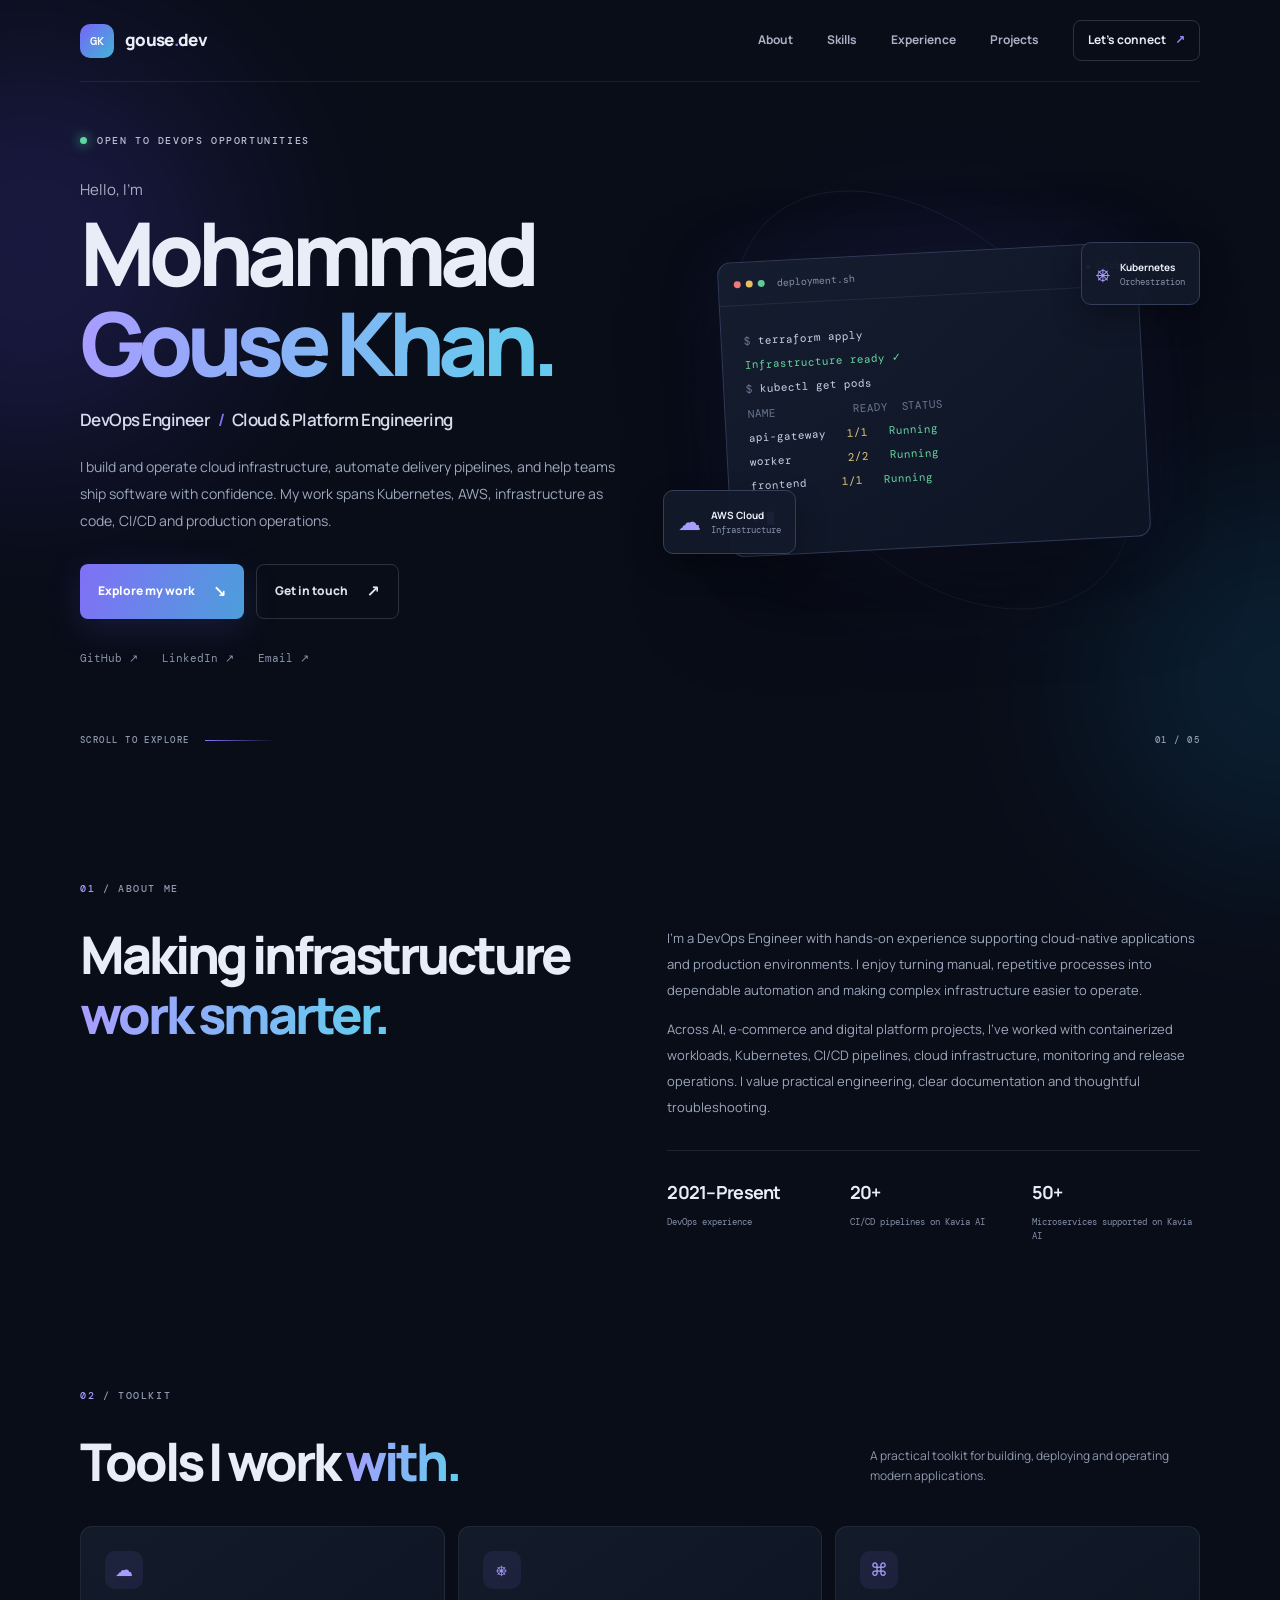
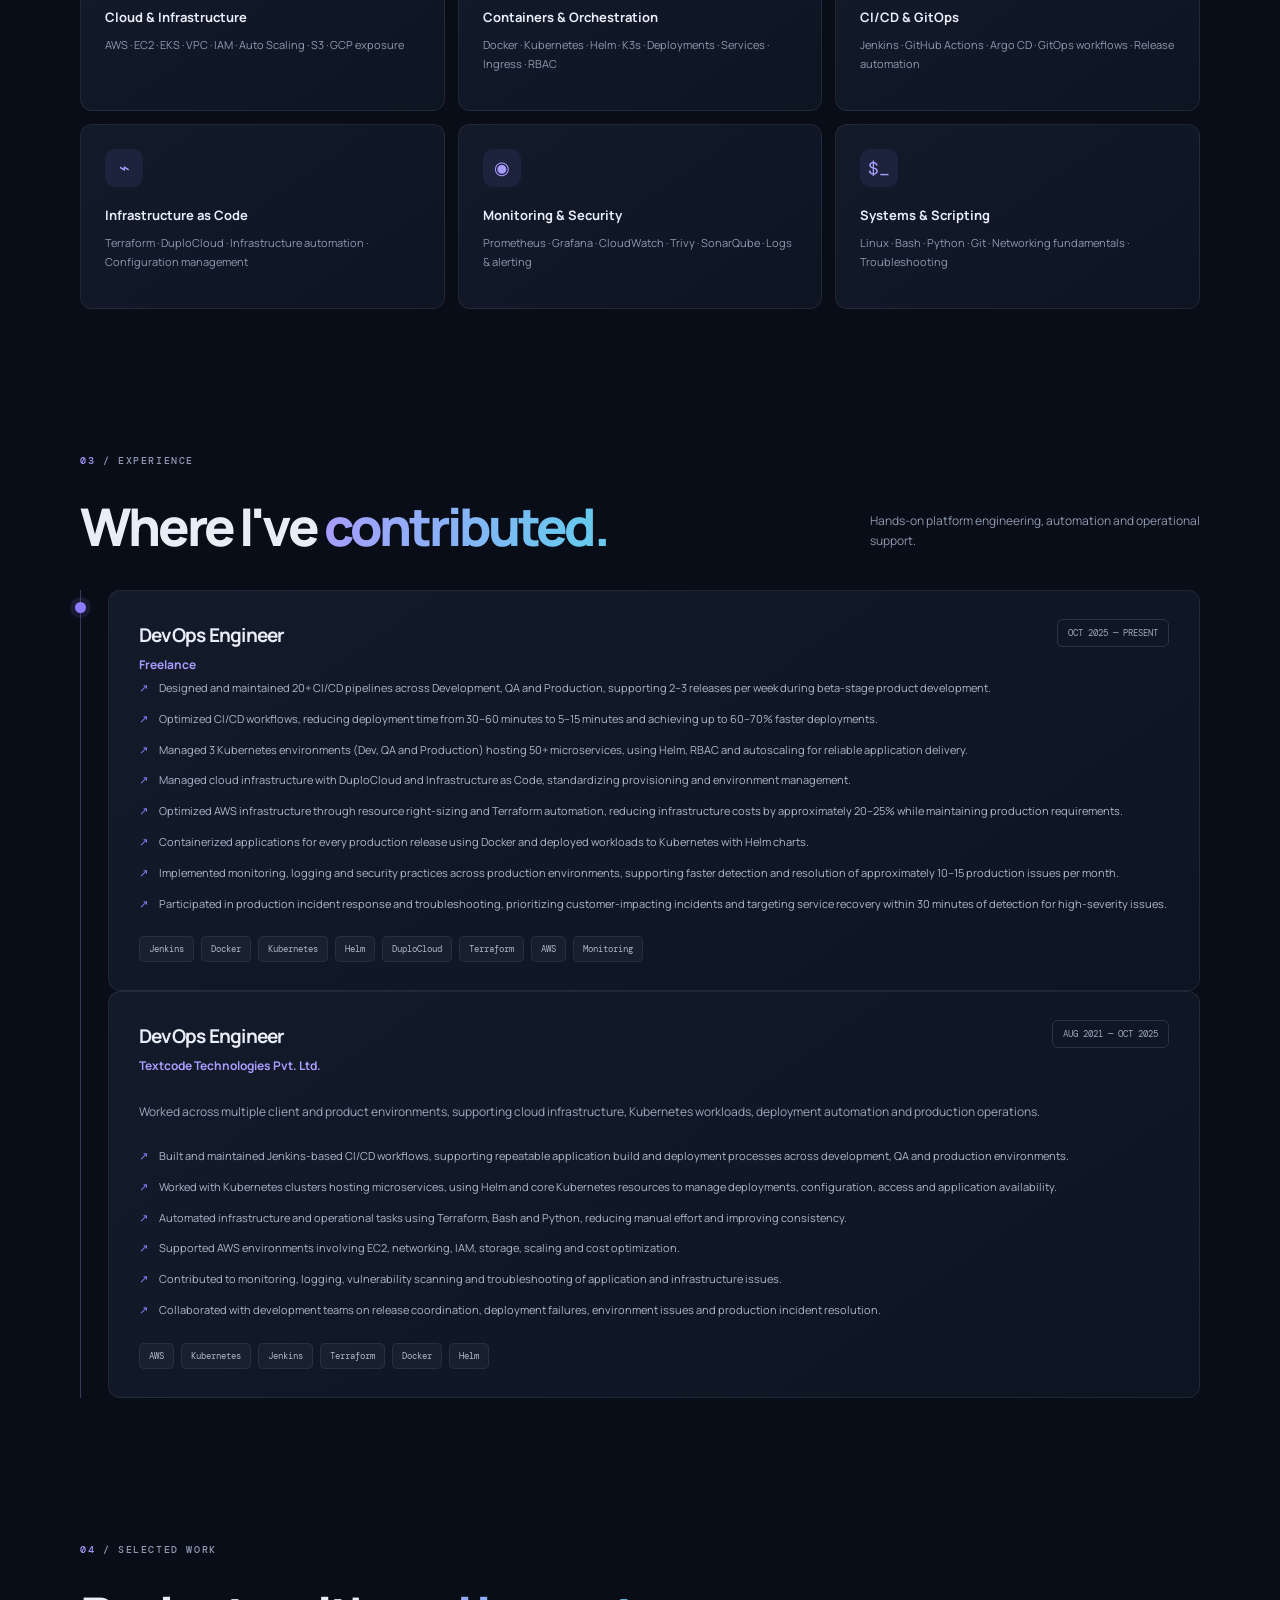
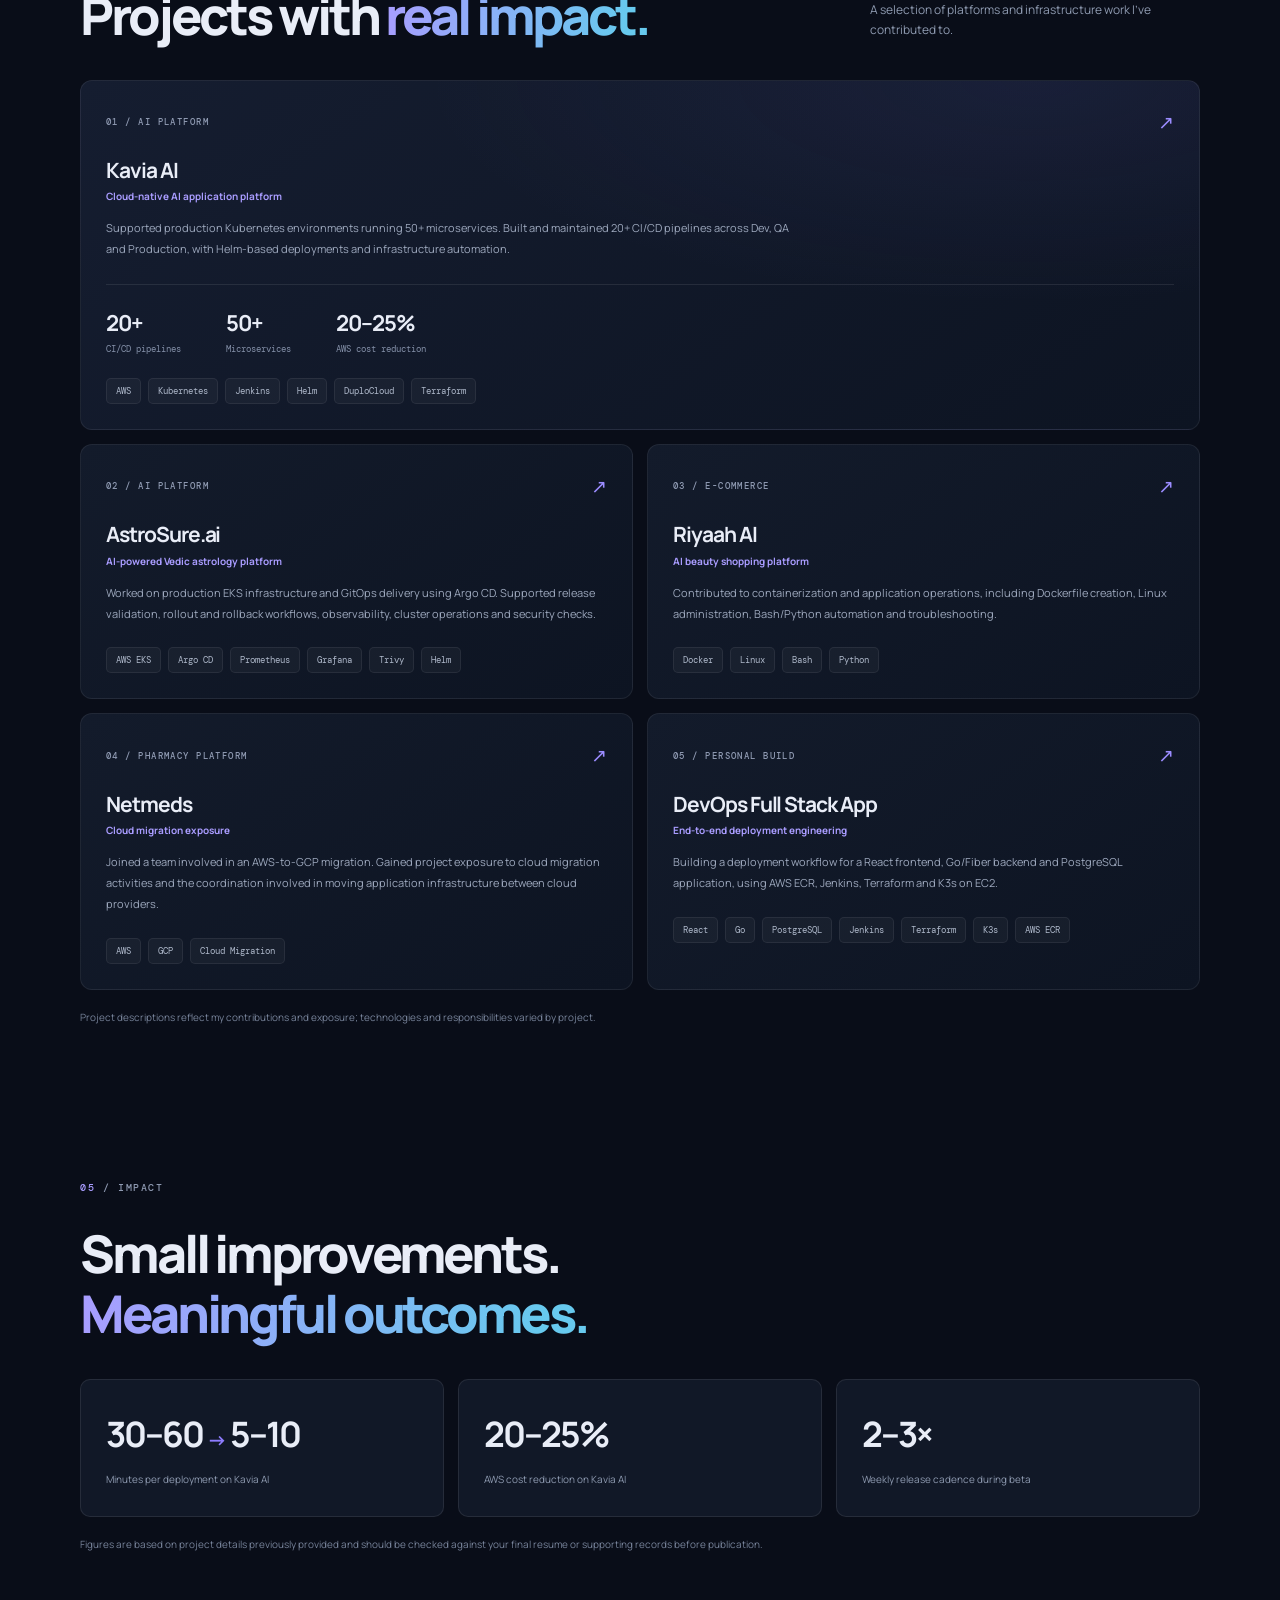
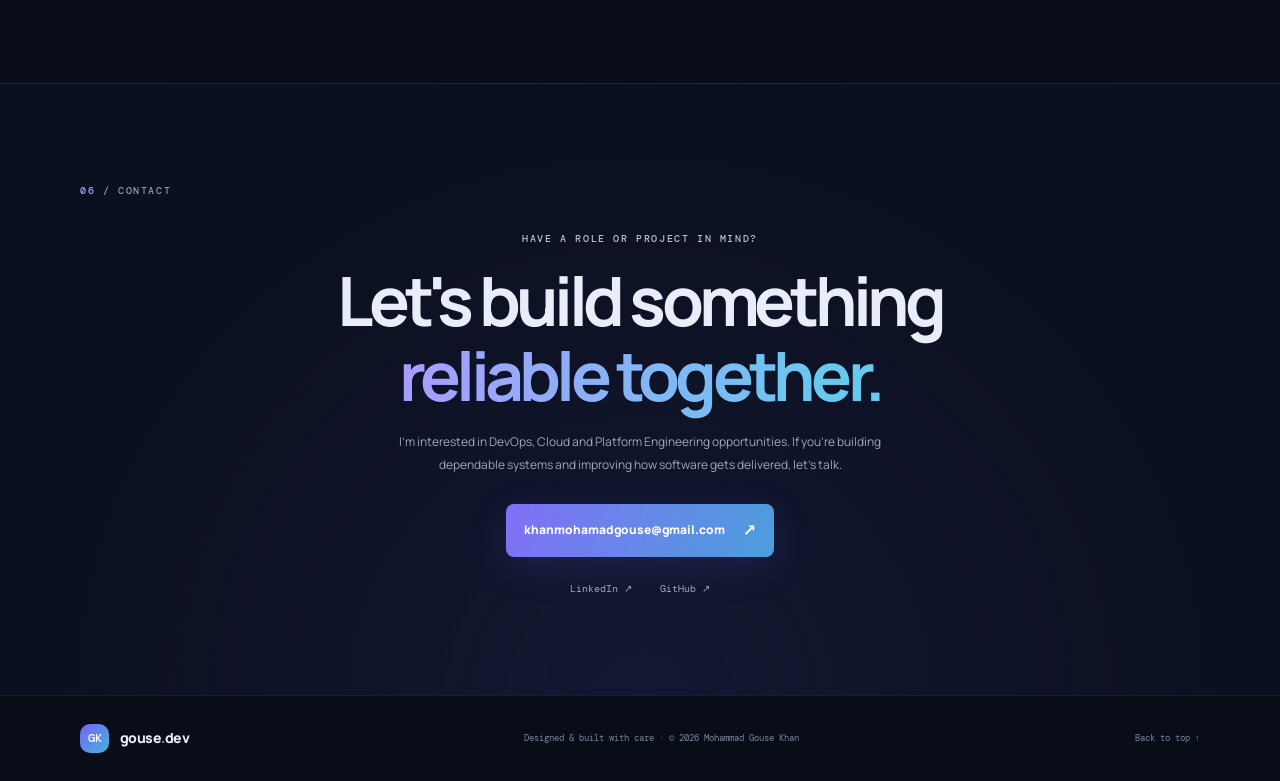
<file: index.html>
<!doctype html>
<html lang="en">
<head>
  <meta charset="utf-8">
  <meta name="viewport" content="width=device-width, initial-scale=1">
  <meta name="theme-color" content="#090d18">
  <meta name="description" content="Mohammad Gouse Khan — DevOps Engineer focused on cloud infrastructure, Kubernetes, CI/CD automation and reliable production systems.">
  <title>Mohammad Gouse Khan | DevOps Engineer</title>
  <link rel="preconnect" href="https://fonts.googleapis.com">
  <link rel="preconnect" href="https://fonts.gstatic.com" crossorigin>
  <link href="https://fonts.googleapis.com/css2?family=DM+Mono:wght@400;500&family=Manrope:wght@400;500;600;700;800&display=swap" rel="stylesheet">
  <link rel="stylesheet" href="styles.css">
</head>
<body>
  <div class="ambient ambient-one"></div><div class="ambient ambient-two"></div>
  <header class="site-header">
    <a class="brand" href="#home" aria-label="Go to home"><span class="brand-mark">GK</span><span>gouse<span class="accent">.</span>dev</span></a>
    <button class="menu-toggle" id="menuToggle" aria-label="Open navigation" aria-expanded="false">☰</button>
    <nav id="nav">
      <a href="#about">About</a><a href="#skills">Skills</a><a href="#experience">Experience</a><a href="#projects">Projects</a><a href="#contact" class="nav-cta">Let's connect <span>↗</span></a>
    </nav>
  </header>

  <main>
    <section class="hero section-wrap" id="home">
      <div class="hero-copy">
        <div class="eyebrow"><span class="status-dot"></span> OPEN TO DEVOPS OPPORTUNITIES</div>
        <p class="hero-kicker">Hello, I'm</p>
        <h1>Mohammad<br><span class="gradient-text">Gouse Khan.</span></h1>
        <h2 class="hero-role">DevOps Engineer <span class="slash">/</span> Cloud &amp; Platform Engineering</h2>
        <p class="hero-description">I build and operate cloud infrastructure, automate delivery pipelines, and help teams ship software with confidence. My work spans Kubernetes, AWS, infrastructure as code, CI/CD and production operations.</p>
        <div class="hero-actions">
          <a class="button button-primary" href="#projects">Explore my work <span>↘</span></a>
          <a class="button button-secondary" href="mailto:khanmohamadgouse@gmail.com">Get in touch <span>↗</span></a>
        </div>
        <div class="social-links">
          <a href="https://github.com/Mohammad-Gouse23" target="_blank" rel="noreferrer">GitHub ↗</a>
          <a href="https://www.linkedin.com/in/mohamad-gouse-khan-048b9a275" target="_blank" rel="noreferrer">LinkedIn ↗</a>
          <a href="mailto:khanmohamadgouse@gmail.com">Email ↗</a>
        </div>
      </div>
      <div class="hero-visual" aria-label="Illustration of a cloud infrastructure deployment workflow">
        <div class="orbit orbit-a"></div><div class="orbit orbit-b"></div>
        <div class="terminal-card">
          <div class="terminal-top"><div class="window-dots"><i></i><i></i><i></i></div><span>deployment.sh</span><span class="terminal-live">● LIVE</span></div>
          <div class="terminal-body">
            <p><span class="muted">$</span> terraform apply</p><p class="success">Infrastructure ready ✓</p>
            <p><span class="muted">$</span> kubectl get pods</p>
            <p class="code-dim">NAME&nbsp;&nbsp;&nbsp;&nbsp;&nbsp;&nbsp;&nbsp;&nbsp;&nbsp;&nbsp; READY&nbsp; STATUS</p>
            <p>api-gateway&nbsp;&nbsp; <b>1/1</b>&nbsp;&nbsp; <span class="success">Running</span></p>
            <p>worker&nbsp;&nbsp;&nbsp;&nbsp;&nbsp;&nbsp;&nbsp; <b>2/2</b>&nbsp;&nbsp; <span class="success">Running</span></p>
            <p>frontend&nbsp;&nbsp;&nbsp;&nbsp; <b>1/1</b>&nbsp;&nbsp; <span class="success">Running</span></p>
            <p class="prompt-line"><span class="muted">$</span> <span class="cursor"></span></p>
          </div>
        </div>
        <div class="float-chip chip-k8s"><span class="chip-icon">⎈</span><span><b>Kubernetes</b><small>Orchestration</small></span></div>
        <div class="float-chip chip-cloud"><span class="chip-icon">☁</span><span><b>AWS Cloud</b><small>Infrastructure</small></span></div>
        <div class="hero-glow"></div>
      </div>
      <div class="hero-bottom"><span>SCROLL TO EXPLORE</span><span class="scroll-line"></span><span>01 / 05</span></div>
    </section>

    <section class="section-wrap intro-section" id="about">
      <div class="section-label"><span>01</span> / ABOUT ME</div>
      <div class="intro-grid">
        <div><h2 class="section-title">Making infrastructure<br><span class="gradient-text">work smarter.</span></h2></div>
        <div class="intro-text">
          <p>I'm a DevOps Engineer with hands-on experience supporting cloud-native applications and production environments. I enjoy turning manual, repetitive processes into dependable automation and making complex infrastructure easier to operate.</p>
          <p>Across AI, e-commerce and digital platform projects, I've worked with containerized workloads, Kubernetes, CI/CD pipelines, cloud infrastructure, monitoring and release operations. I value practical engineering, clear documentation and thoughtful troubleshooting.</p>
          <div class="fact-row"><div><strong>2021–Present</strong><span>DevOps experience</span></div><div><strong>20+</strong><span>CI/CD pipelines on Kavia AI</span></div><div><strong>50+</strong><span>Microservices supported on Kavia AI</span></div></div>
        </div>
      </div>
    </section>

    <section class="section-wrap skills-section" id="skills">
      <div class="section-label"><span>02</span> / TOOLKIT</div>
      <div class="section-heading"><h2 class="section-title">Tools I work <span class="gradient-text">with.</span></h2><p>A practical toolkit for building, deploying and operating modern applications.</p></div>
      <div class="skills-grid">
        <article class="skill-card"><div class="skill-symbol">☁</div><h3>Cloud &amp; Infrastructure</h3><p>AWS · EC2 · EKS · VPC · IAM · Auto Scaling · S3 · GCP exposure</p></article>
        <article class="skill-card"><div class="skill-symbol">⎈</div><h3>Containers &amp; Orchestration</h3><p>Docker · Kubernetes · Helm · K3s · Deployments · Services · Ingress · RBAC</p></article>
        <article class="skill-card"><div class="skill-symbol">⌘</div><h3>CI/CD &amp; GitOps</h3><p>Jenkins · GitHub Actions · Argo CD · GitOps workflows · Release automation</p></article>
        <article class="skill-card"><div class="skill-symbol">⌁</div><h3>Infrastructure as Code</h3><p>Terraform · DuploCloud · Infrastructure automation · Configuration management</p></article>
        <article class="skill-card"><div class="skill-symbol">◉</div><h3>Monitoring &amp; Security</h3><p>Prometheus · Grafana · CloudWatch · Trivy · SonarQube · Logs &amp; alerting</p></article>
        <article class="skill-card"><div class="skill-symbol">$_</div><h3>Systems &amp; Scripting</h3><p>Linux · Bash · Python · Git · Networking fundamentals · Troubleshooting</p></article>
      </div>
    </section>

    <section class="section-wrap experience-section" id="experience">
      <div class="section-label"><span>03</span> / EXPERIENCE</div>
      <div class="section-heading"><h2 class="section-title">Where I've <span class="gradient-text">contributed.</span></h2><p>Hands-on platform engineering, automation and operational support.</p></div>
      <div class="timeline">
        <div class="timeline-marker"><span></span></div>
        <article class="experience-card freelance-card">
          <div class="experience-top"><div><h3>DevOps Engineer</h3><p class="company">Freelance</p></div><span class="date-pill">OCT 2025 — PRESENT</span></div>
          <ul class="check-list">
            <li>Designed and maintained 20+ CI/CD pipelines across Development, QA and Production, supporting 2–3 releases per week during beta-stage product development.</li>
            <li>Optimized CI/CD workflows, reducing deployment time from 30–60 minutes to 5–15 minutes and achieving up to 60–70% faster deployments.</li>
            <li>Managed 3 Kubernetes environments (Dev, QA and Production) hosting 50+ microservices, using Helm, RBAC and autoscaling for reliable application delivery.</li>
            <li>Managed cloud infrastructure with DuploCloud and Infrastructure as Code, standardizing provisioning and environment management.</li>
            <li>Optimized AWS infrastructure through resource right-sizing and Terraform automation, reducing infrastructure costs by approximately 20–25% while maintaining production requirements.</li>
            <li>Containerized applications for every production release using Docker and deployed workloads to Kubernetes with Helm charts.</li>
            <li>Implemented monitoring, logging and security practices across production environments, supporting faster detection and resolution of approximately 10–15 production issues per month.</li>
            <li>Participated in production incident response and troubleshooting, prioritizing customer-impacting incidents and targeting service recovery within 30 minutes of detection for high-severity issues.</li>
          </ul>
          <div class="tag-row"><span>Jenkins</span><span>Docker</span><span>Kubernetes</span><span>Helm</span><span>DuploCloud</span><span>Terraform</span><span>AWS</span><span>Monitoring</span></div>
        </article>
        <article class="experience-card">
          <div class="experience-top"><div><h3>DevOps Engineer</h3><p class="company">Textcode Technologies Pvt. Ltd.</p></div><span class="date-pill">AUG 2021 — OCT 2025</span></div>
          <p class="experience-summary">Worked across multiple client and product environments, supporting cloud infrastructure, Kubernetes workloads, deployment automation and production operations.</p>
          <ul class="check-list">
            <li>Built and maintained Jenkins-based CI/CD workflows, supporting repeatable application build and deployment processes across development, QA and production environments.</li>
            <li>Worked with Kubernetes clusters hosting microservices, using Helm and core Kubernetes resources to manage deployments, configuration, access and application availability.</li>
            <li>Automated infrastructure and operational tasks using Terraform, Bash and Python, reducing manual effort and improving consistency.</li>
            <li>Supported AWS environments involving EC2, networking, IAM, storage, scaling and cost optimization.</li>
            <li>Contributed to monitoring, logging, vulnerability scanning and troubleshooting of application and infrastructure issues.</li>
            <li>Collaborated with development teams on release coordination, deployment failures, environment issues and production incident resolution.</li>
          </ul>
          <div class="tag-row"><span>AWS</span><span>Kubernetes</span><span>Jenkins</span><span>Terraform</span><span>Docker</span><span>Helm</span></div>
        </article>
      </div>
    </section>

    <section class="section-wrap projects-section" id="projects">
      <div class="section-label"><span>04</span> / SELECTED WORK</div>
      <div class="section-heading"><h2 class="section-title">Projects with <span class="gradient-text">real impact.</span></h2><p>A selection of platforms and infrastructure work I've contributed to.</p></div>
      <div class="projects-grid">
        <article class="project-card project-featured">
          <div class="project-top"><span class="project-number">01 / AI PLATFORM</span><span class="project-arrow">↗</span></div>
          <h3>Kavia AI</h3><p class="project-subtitle">Cloud-native AI application platform</p>
          <p>Supported production Kubernetes environments running 50+ microservices. Built and maintained 20+ CI/CD pipelines across Dev, QA and Production, with Helm-based deployments and infrastructure automation.</p>
          <div class="metric-strip"><div><strong>20+</strong><span>CI/CD pipelines</span></div><div><strong>50+</strong><span>Microservices</span></div><div><strong>20–25%</strong><span>AWS cost reduction</span></div></div>
          <div class="tag-row"><span>AWS</span><span>Kubernetes</span><span>Jenkins</span><span>Helm</span><span>DuploCloud</span><span>Terraform</span></div>
        </article>
        <article class="project-card">
          <div class="project-top"><span class="project-number">02 / AI PLATFORM</span><span class="project-arrow">↗</span></div>
          <h3>AstroSure.ai</h3><p class="project-subtitle">AI-powered Vedic astrology platform</p>
          <p>Worked on production EKS infrastructure and GitOps delivery using Argo CD. Supported release validation, rollout and rollback workflows, observability, cluster operations and security checks.</p>
          <div class="tag-row"><span>AWS EKS</span><span>Argo CD</span><span>Prometheus</span><span>Grafana</span><span>Trivy</span><span>Helm</span></div>
        </article>
        <article class="project-card">
          <div class="project-top"><span class="project-number">03 / E-COMMERCE</span><span class="project-arrow">↗</span></div>
          <h3>Riyaah AI</h3><p class="project-subtitle">AI beauty shopping platform</p>
          <p>Contributed to containerization and application operations, including Dockerfile creation, Linux administration, Bash/Python automation and troubleshooting.</p>
          <div class="tag-row"><span>Docker</span><span>Linux</span><span>Bash</span><span>Python</span></div>
        </article>
        <article class="project-card">
          <div class="project-top"><span class="project-number">04 / PHARMACY PLATFORM</span><span class="project-arrow">↗</span></div>
          <h3>Netmeds</h3><p class="project-subtitle">Cloud migration exposure</p>
          <p>Joined a team involved in an AWS-to-GCP migration. Gained project exposure to cloud migration activities and the coordination involved in moving application infrastructure between cloud providers.</p>
          <div class="tag-row"><span>AWS</span><span>GCP</span><span>Cloud Migration</span></div>
        </article>
        <article class="project-card project-lab">
          <div class="project-top"><span class="project-number">05 / PERSONAL BUILD</span><span class="project-arrow">↗</span></div>
          <h3>DevOps Full Stack App</h3><p class="project-subtitle">End-to-end deployment engineering</p>
          <p>Building a deployment workflow for a React frontend, Go/Fiber backend and PostgreSQL application, using AWS ECR, Jenkins, Terraform and K3s on EC2.</p>
          <div class="tag-row"><span>React</span><span>Go</span><span>PostgreSQL</span><span>Jenkins</span><span>Terraform</span><span>K3s</span><span>AWS ECR</span></div>
        </article>
      </div>
      <p class="project-note">Project descriptions reflect my contributions and exposure; technologies and responsibilities varied by project.</p>
    </section>

    <section class="section-wrap impact-section">
      <div class="section-label"><span>05</span> / IMPACT</div>
      <h2 class="section-title">Small improvements.<br><span class="gradient-text">Meaningful outcomes.</span></h2>
      <div class="impact-grid">
        <div class="impact-card"><strong>30–60 <i>→</i> 5–10</strong><span>Minutes per deployment on Kavia AI</span></div>
        <div class="impact-card"><strong>20–25%</strong><span>AWS cost reduction on Kavia AI</span></div>
        <div class="impact-card"><strong>2–3×</strong><span>Weekly release cadence during beta</span></div>
      </div>
      <p class="fine-print">Figures are based on project details previously provided and should be checked against your final resume or supporting records before publication.</p>
    </section>

    <section class="contact-section" id="contact">
      <div class="section-wrap contact-inner">
        <div class="section-label"><span>06</span> / CONTACT</div>
        <p class="eyebrow">HAVE A ROLE OR PROJECT IN MIND?</p>
        <h2>Let's build something<br><span class="gradient-text">reliable together.</span></h2>
        <p class="contact-copy">I'm interested in DevOps, Cloud and Platform Engineering opportunities. If you're building dependable systems and improving how software gets delivered, let's talk.</p>
        <a class="button button-primary contact-button" href="mailto:khanmohamadgouse@gmail.com">khanmohamadgouse@gmail.com <span>↗</span></a>
        <div class="contact-socials"><a href="https://www.linkedin.com/in/mohamad-gouse-khan-048b9a275" target="_blank" rel="noreferrer">LinkedIn ↗</a><a href="https://github.com/Mohammad-Gouse23" target="_blank" rel="noreferrer">GitHub ↗</a></div>
      </div>
    </section>
  </main>
  <footer><div class="section-wrap footer-inner"><a class="brand" href="#home"><span class="brand-mark">GK</span><span>gouse<span class="accent">.</span>dev</span></a><span>Designed &amp; built with care · © <span id="year"></span> Mohammad Gouse Khan</span><a href="#home">Back to top ↑</a></div></footer>
  <script src="script.js"></script>
</body>
</html>
</file>
<file: styles.css>
*{box-sizing:border-box}html{scroll-behavior:smooth;scroll-padding-top:90px}body{margin:0;background:#090d18;color:#e9edf7;font-family:Manrope,system-ui,sans-serif;line-height:1.7;overflow-x:hidden}a{color:inherit;text-decoration:none}.section-wrap{width:min(1120px,calc(100% - 48px));margin-inline:auto}.accent{color:#8b7bff}.gradient-text{background:linear-gradient(100deg,#a99cff 0%,#67c9ee 90%);-webkit-background-clip:text;background-clip:text;color:transparent}.ambient{position:absolute;z-index:-1;pointer-events:none;filter:blur(90px);opacity:.17;border-radius:50%}.ambient-one{width:420px;height:420px;background:#6754ff;top:40px;left:-180px}.ambient-two{width:360px;height:360px;background:#167eb6;top:500px;right:-180px}.site-header{height:82px;width:min(1120px,calc(100% - 48px));margin:auto;display:flex;align-items:center;justify-content:space-between;border-bottom:1px solid #ffffff12;position:relative;z-index:5}.brand{display:flex;align-items:center;gap:11px;font-weight:800;letter-spacing:-.04em;font-size:17px}.brand-mark{width:34px;height:34px;border-radius:10px;background:linear-gradient(135deg,#7764f7,#42b5d8);display:grid;place-items:center;color:white;font:500 12px "DM Mono",monospace;letter-spacing:0}.site-header nav{display:flex;align-items:center;gap:34px;color:#aab2c5;font-size:12px;font-weight:700}.site-header nav a:hover,.social-links a:hover,.contact-socials a:hover{color:#a99cff}.nav-cta{color:#e9edf7!important;border:1px solid #ffffff25;padding:9px 14px;border-radius:8px}.nav-cta span{color:#9b8cff;margin-left:7px}.menu-toggle{display:none;background:none;color:white;border:0;font-size:24px}.hero{min-height:690px;display:grid;grid-template-columns:1.05fr .95fr;align-items:center;position:relative;padding-top:35px;padding-bottom:90px}.hero-copy{position:relative;z-index:2}.eyebrow,.section-label,.hero-bottom,.project-number{font:500 10px "DM Mono",monospace;letter-spacing:.16em;color:#8f9ab2}.eyebrow{display:flex;align-items:center;gap:10px;color:#b7bfd0}.status-dot{height:7px;width:7px;border-radius:50%;background:#59d9a0;box-shadow:0 0 12px #59d9a0}.hero-kicker{font-size:15px;color:#aab2c5;margin:30px 0 0}.hero h1{font-size:clamp(54px,7.2vw,88px);line-height:1.03;letter-spacing:-.075em;margin:4px 0 18px;font-weight:800}.hero-role{font-size:17px;font-weight:600;letter-spacing:-.03em;color:#d6dceb;margin:0 0 18px}.slash{color:#8274f5;padding:0 5px}.hero-description{max-width:535px;color:#9da8bd;font-size:14px;line-height:1.95}.hero-actions{display:flex;gap:12px;margin-top:29px;flex-wrap:wrap}.button{display:inline-flex;align-items:center;justify-content:center;gap:18px;padding:13px 18px;border-radius:8px;font-size:12px;font-weight:800;transition:transform .2s,box-shadow .2s}.button:hover{transform:translateY(-3px)}.button-primary{background:linear-gradient(110deg,#8170f6,#4c9edb);color:#fff;box-shadow:0 10px 35px #5b65e52b}.button-secondary{border:1px solid #ffffff25;color:#dce3f1}.button span{font-size:16px}.social-links{display:flex;gap:24px;margin-top:32px;color:#8994aa;font:11px "DM Mono",monospace}.hero-visual{height:460px;position:relative;display:grid;place-items:center}.hero-glow{position:absolute;width:310px;height:310px;background:#5a58dc;opacity:.13;filter:blur(80px);border-radius:50%}.orbit{position:absolute;border:1px solid #8290c51a;border-radius:50%;transform:rotate(-22deg)}.orbit-a{width:410px;height:245px}.orbit-b{width:490px;height:310px;transform:rotate(48deg)}.terminal-card{width:min(420px,100%);position:relative;z-index:1;border:1px solid #303a56;background:linear-gradient(145deg,#151d30f5,#0d1423f5);border-radius:13px;box-shadow:0 35px 90px #0008,0 0 70px #5d5be51a;overflow:hidden;transform:rotate(-3deg)}.terminal-top{height:43px;border-bottom:1px solid #ffffff12;display:flex;align-items:center;padding:0 15px;gap:12px;color:#8490a8;font:10px "DM Mono",monospace}.window-dots{display:flex;gap:5px}.window-dots i{height:7px;width:7px;border-radius:50%;background:#f07878}.window-dots i:nth-child(2){background:#e9bd62}.window-dots i:nth-child(3){background:#62c99a}.terminal-live{margin-left:auto;color:#62d6a1}.terminal-body{padding:23px 22px 25px;font:11px/2.2 "DM Mono",monospace;color:#c9d3e7}.terminal-body p{margin:0}.muted,.code-dim{color:#697891}.success{color:#68d5a0}.terminal-body b{font-weight:400;color:#e5c77a}.prompt-line{margin-top:8px!important}.cursor{display:inline-block;width:7px;height:13px;background:#a99cff;vertical-align:middle;animation:blink 1s steps(2) infinite}@keyframes blink{50%{opacity:0}}.float-chip{position:absolute;z-index:2;display:flex;align-items:center;gap:10px;padding:11px 14px;border:1px solid #343e5a;background:#121a2bf2;border-radius:10px;box-shadow:0 12px 30px #0005}.float-chip b,.float-chip small{display:block}.float-chip b{font-size:10px}.float-chip small{font:9px "DM Mono",monospace;color:#8490a8}.chip-icon{font-size:23px;color:#a99cff}.chip-k8s{top:72px;right:0}.chip-cloud{bottom:76px;left:-5px}.hero-bottom{position:absolute;bottom:26px;left:0;right:0;display:flex;align-items:center;gap:16px;font-size:9px}.scroll-line{height:1px;width:70px;background:linear-gradient(90deg,#8575ff,transparent)}.hero-bottom span:last-child{margin-left:auto}.intro-section,.skills-section,.experience-section,.projects-section,.impact-section{padding-top:110px;padding-bottom:35px}.section-label{margin-bottom:30px}.section-label span{color:#a99cff}.intro-grid{display:grid;grid-template-columns:1fr 1.05fr;gap:80px}.section-title{font-size:clamp(34px,4.3vw,52px);line-height:1.15;letter-spacing:-.06em;margin:0;font-weight:800}.intro-text{color:#9da8bd;font-size:13px;line-height:2}.intro-text p:first-child{margin-top:0}.fact-row{display:grid;grid-template-columns:repeat(3,1fr);gap:14px;margin-top:30px;padding-top:23px;border-top:1px solid #ffffff17}.fact-row strong,.fact-row span{display:block}.fact-row strong{font-size:18px;color:#e9edf7;letter-spacing:-.04em}.fact-row span{font:9px/1.6 "DM Mono",monospace;color:#8490a8;margin-top:5px}.section-heading{display:flex;align-items:end;justify-content:space-between;gap:25px;margin-bottom:34px}.section-heading p{max-width:330px;color:#8e9ab0;font-size:12px;margin:0 0 5px}.skills-grid{display:grid;grid-template-columns:repeat(3,1fr);gap:13px}.skill-card,.project-card{background:linear-gradient(145deg,#131b2b,#0d1422);border:1px solid #ffffff12;border-radius:12px}.skill-card{padding:24px;min-height:185px;transition:border-color .2s,transform .2s}.skill-card:hover,.project-card:hover{border-color:#8174e65c;transform:translateY(-4px)}.skill-symbol{height:38px;width:38px;border-radius:10px;background:#8b7bff17;color:#a99cff;display:grid;place-items:center;font:18px "DM Mono",monospace}.skill-card h3{font-size:13px;margin:17px 0 7px}.skill-card p{font-size:11px;line-height:1.8;color:#8e9ab0;margin:0}.timeline{position:relative;padding-left:28px}.timeline-marker{position:absolute;left:0;top:0;bottom:0;width:1px;background:#333d57}.timeline-marker span{position:absolute;top:12px;left:-5px;width:11px;height:11px;border-radius:50%;background:#8e7cff;box-shadow:0 0 0 5px #8e7cff20}.experience-card{padding:28px 30px;background:linear-gradient(145deg,#131b2b,#0d1422);border:1px solid #ffffff12;border-radius:12px}.experience-top{display:flex;justify-content:space-between;align-items:start;gap:20px}.experience-top h3{font-size:19px;letter-spacing:-.04em;margin:0}.company{color:#a99cff;font-size:12px;font-weight:700;margin:3px 0}.date-pill{font:9px "DM Mono",monospace;color:#9da8bd;border:1px solid #ffffff20;padding:7px 10px;border-radius:6px;white-space:nowrap}.experience-summary{font-size:12px;color:#9da8bd;line-height:1.9;margin:22px 0}.check-list{padding:0;list-style:none;margin:0;display:grid;gap:11px}.check-list li{font-size:11px;color:#aeb8ca;line-height:1.8;padding-left:20px;position:relative}.check-list li:before{content:"↗";position:absolute;left:0;color:#8f80ff}.tag-row{display:flex;flex-wrap:wrap;gap:7px;margin-top:23px}.tag-row span{font:9px "DM Mono",monospace;color:#aeb8ca;background:#ffffff09;border:1px solid #ffffff12;padding:6px 9px;border-radius:5px}.projects-grid{display:grid;grid-template-columns:repeat(2,1fr);gap:14px}.project-card{padding:25px;transition:border-color .2s,transform .2s}.project-featured{grid-column:span 2;background:radial-gradient(ellipse at 85% 0%,#5d59b31e,transparent 45%),linear-gradient(145deg,#151d30,#0d1422)}.project-top{display:flex;justify-content:space-between;align-items:center}.project-number{font-size:9px}.project-arrow{color:#9b8cff;font-size:19px}.project-card h3{font-size:21px;letter-spacing:-.05em;margin:15px 0 0}.project-subtitle{font-size:10px;color:#a99cff;margin:0 0 13px;font-weight:700}.project-card>p:not(.project-subtitle){font-size:11px;line-height:1.9;color:#9da8bd;max-width:700px;margin:0}.metric-strip{display:flex;gap:45px;margin-top:24px;padding-top:20px;border-top:1px solid #ffffff16}.metric-strip strong,.metric-strip span{display:block}.metric-strip strong{font-size:22px;letter-spacing:-.05em}.metric-strip span{font:9px "DM Mono",monospace;color:#8490a8}.project-note,.fine-print{font-size:10px;color:#77839a;line-height:1.8;margin-top:18px}.impact-section{padding-bottom:120px}.impact-section>.section-title{margin-bottom:35px}.impact-grid{display:grid;grid-template-columns:repeat(3,1fr);gap:14px}.impact-card{padding:25px;border:1px solid #ffffff16;border-radius:10px;background:#111827}.impact-card strong{display:block;font-size:clamp(24px,3vw,35px);letter-spacing:-.06em}.impact-card strong i{font-style:normal;color:#8e7cff;font-size:20px}.impact-card span{font-size:10px;color:#8e9ab0}.contact-section{border-top:1px solid #ffffff12;background:radial-gradient(ellipse at 50% 100%,#5a52c31c,transparent 65%),#0b1020}.contact-inner{text-align:center;padding-top:100px;padding-bottom:100px}.contact-inner .section-label{text-align:left}.contact-inner .eyebrow{justify-content:center;margin-top:35px}.contact-inner h2{font-size:clamp(42px,6vw,68px);line-height:1.1;letter-spacing:-.07em;margin:18px 0}.contact-copy{max-width:540px;margin:0 auto 27px;color:#9da8bd;font-size:12px;line-height:1.9}.contact-button{font-size:12px}.contact-socials{display:flex;justify-content:center;gap:28px;margin-top:25px;font:10px "DM Mono",monospace;color:#9da8bd}footer{border-top:1px solid #ffffff12}.footer-inner{height:85px;display:flex;align-items:center;justify-content:space-between;gap:20px}.footer-inner>span,.footer-inner>a:last-child{font:9px "DM Mono",monospace;color:#78849a}.footer-inner .brand{font-size:14px}.footer-inner .brand-mark{width:29px;height:29px}
@media(max-width:800px){.site-header nav{gap:18px}.hero{grid-template-columns:1fr;min-height:auto;padding-top:85px;padding-bottom:95px}.hero-visual{height:390px;margin-top:25px}.chip-k8s{right:5%}.chip-cloud{left:4%}.intro-grid{grid-template-columns:1fr;gap:25px}.section-heading{align-items:start;flex-direction:column}.skills-grid{grid-template-columns:repeat(2,1fr)}}
@media(max-width:560px){.section-wrap,.site-header{width:calc(100% - 36px)}.site-header{height:70px}.menu-toggle{display:block}.site-header nav{display:none;position:absolute;top:69px;left:-18px;right:-18px;padding:20px 22px;background:#101727;border-bottom:1px solid #ffffff18;flex-direction:column;align-items:stretch;gap:18px}.site-header nav.open{display:flex}.nav-cta{text-align:center}.hero{padding-top:70px}.hero h1{font-size:58px}.hero-role{font-size:14px}.hero-description{font-size:12px}.hero-visual{height:320px}.terminal-card{width:94%}.terminal-body{padding:17px;font-size:9px}.orbit-a{width:300px}.orbit-b{width:350px}.float-chip{padding:8px 10px}.chip-k8s{top:28px}.chip-cloud{bottom:35px}.hero-bottom{bottom:23px}.intro-section,.skills-section,.experience-section,.projects-section,.impact-section{padding-top:78px}.section-title{font-size:36px}.fact-row{gap:8px}.fact-row strong{font-size:15px}.fact-row span{font-size:8px}.skills-grid,.projects-grid,.impact-grid{grid-template-columns:1fr}.project-featured{grid-column:span 1}.skill-card{min-height:0}.experience-card{padding:22px 18px}.experience-top{flex-direction:column}.date-pill{order:-1}.metric-strip{gap:18px;justify-content:space-between}.metric-strip strong{font-size:19px}.contact-inner{padding-top:75px;padding-bottom:75px}.footer-inner{height:auto;padding:22px 0;flex-wrap:wrap}.footer-inner>span{order:3;width:100%}}
@media(prefers-reduced-motion:reduce){html{scroll-behavior:auto}*,*:before,*:after{animation-duration:.01ms!important;transition-duration:.01ms!important}}
</file>
